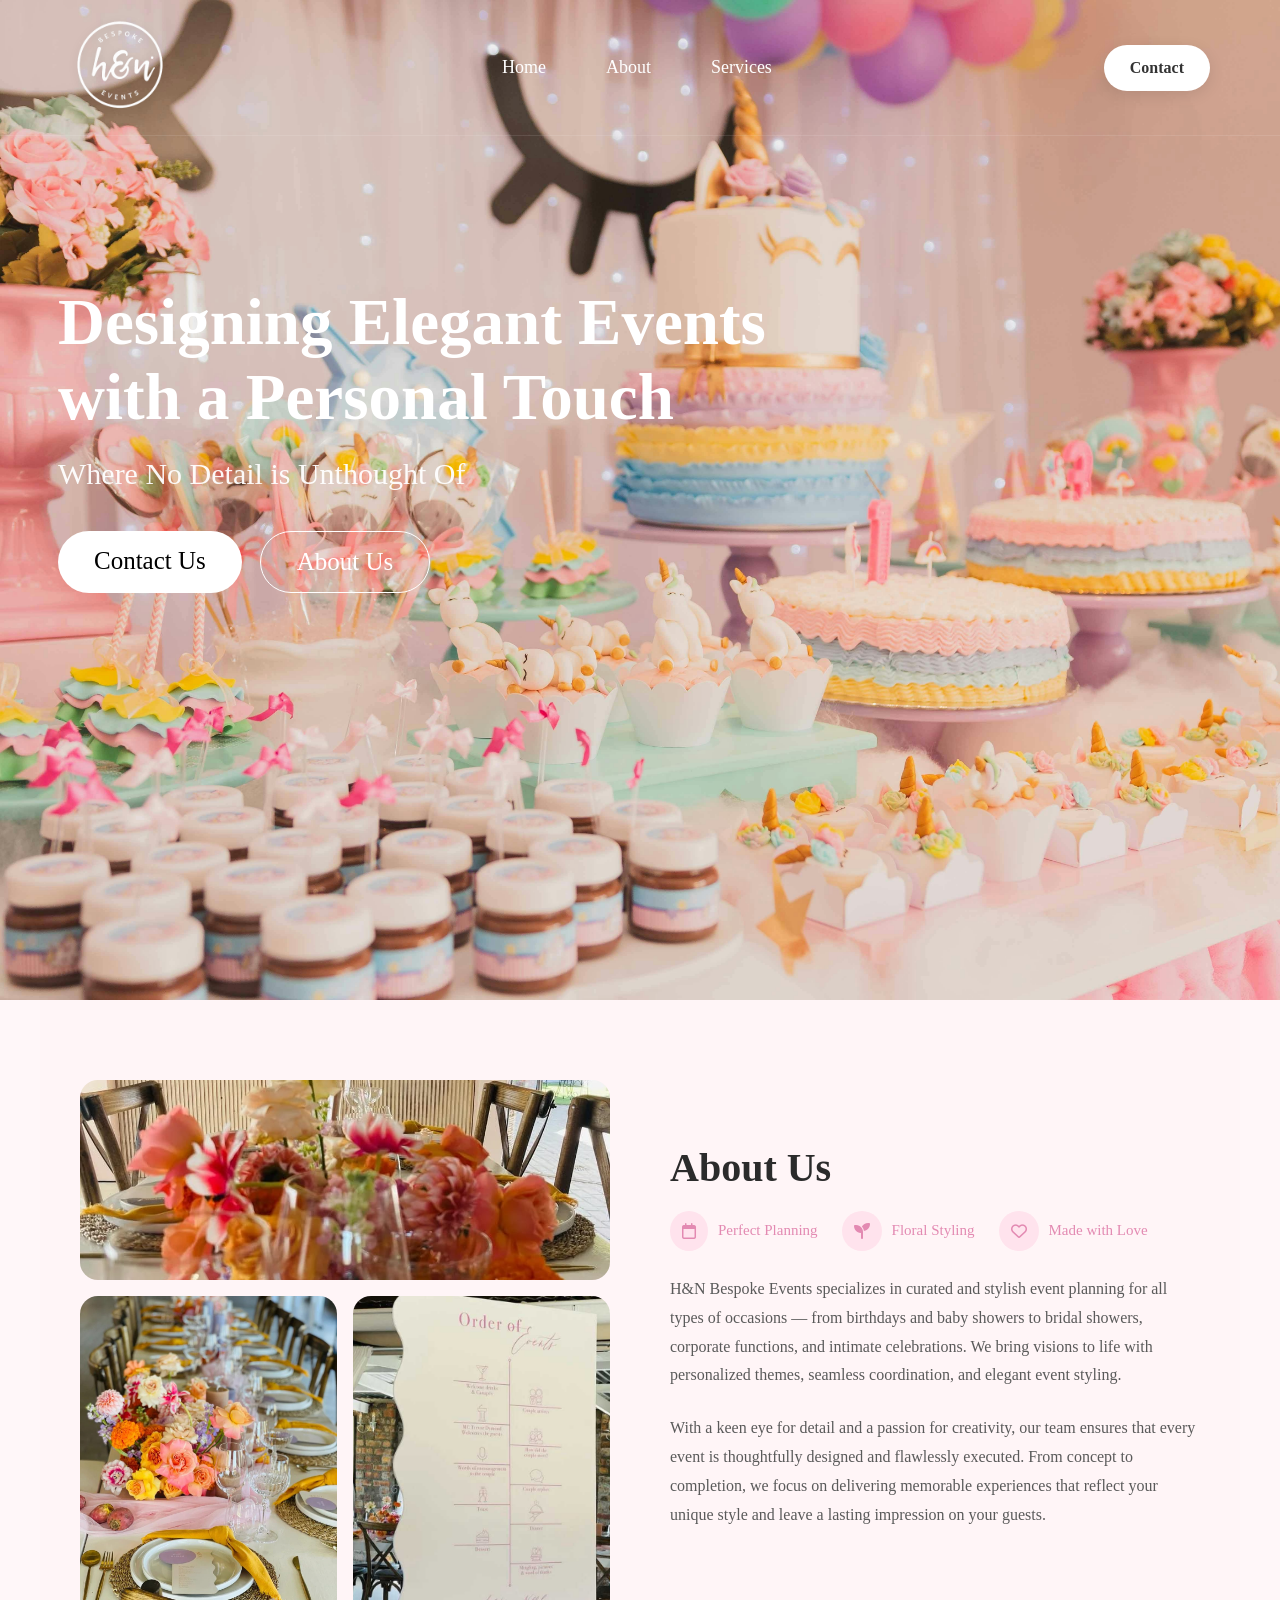
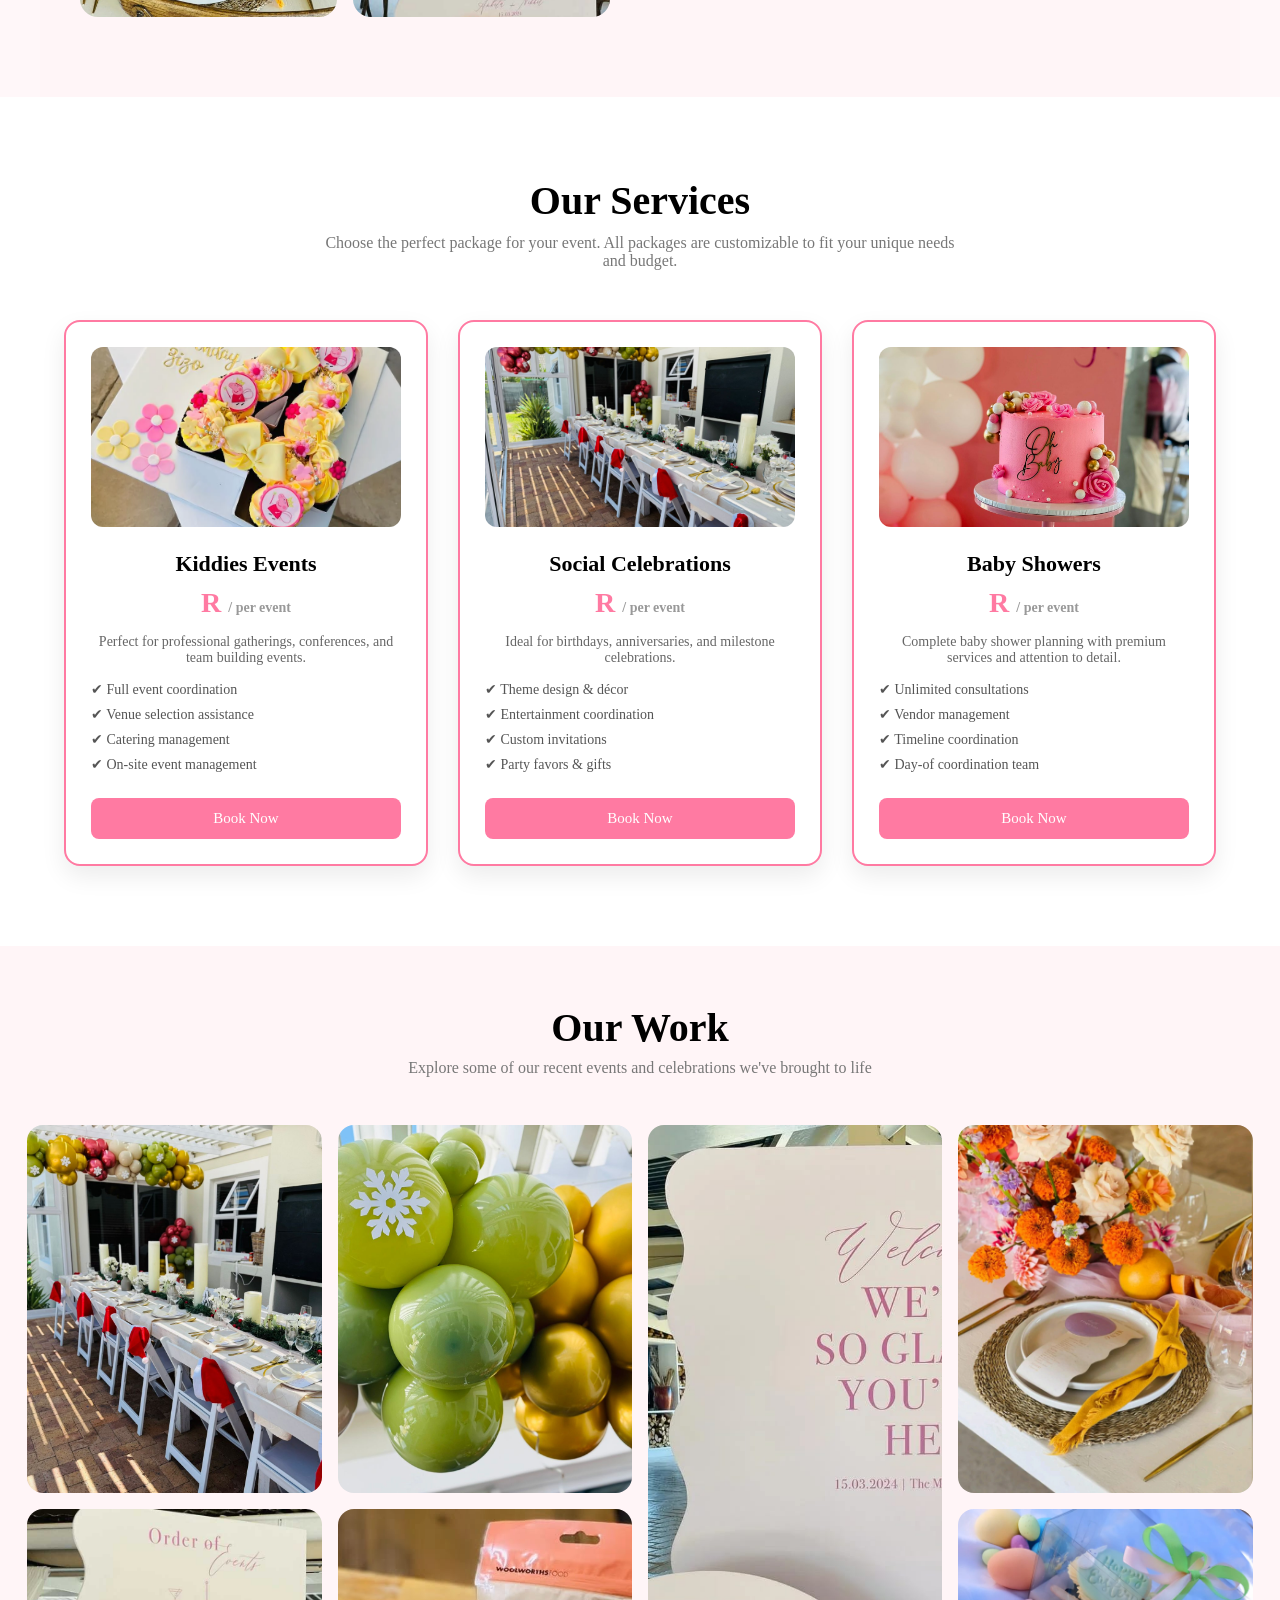
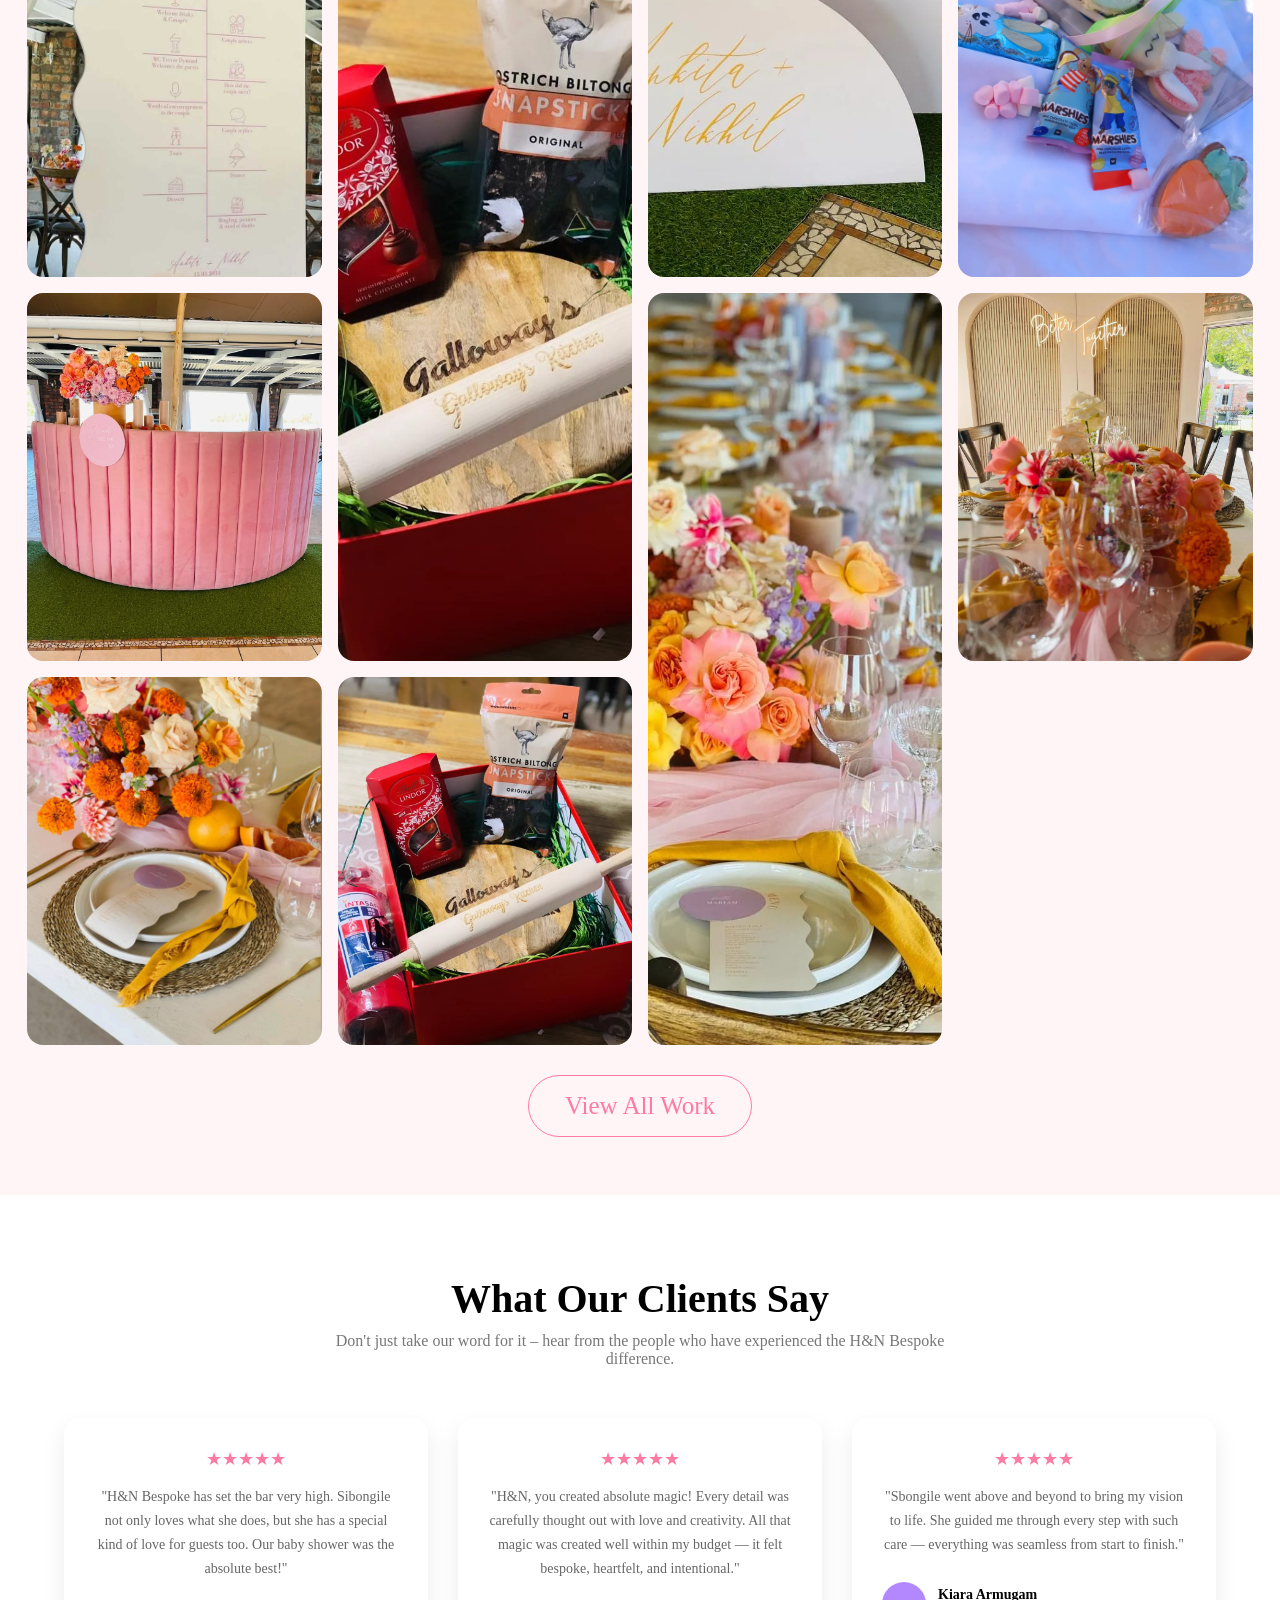
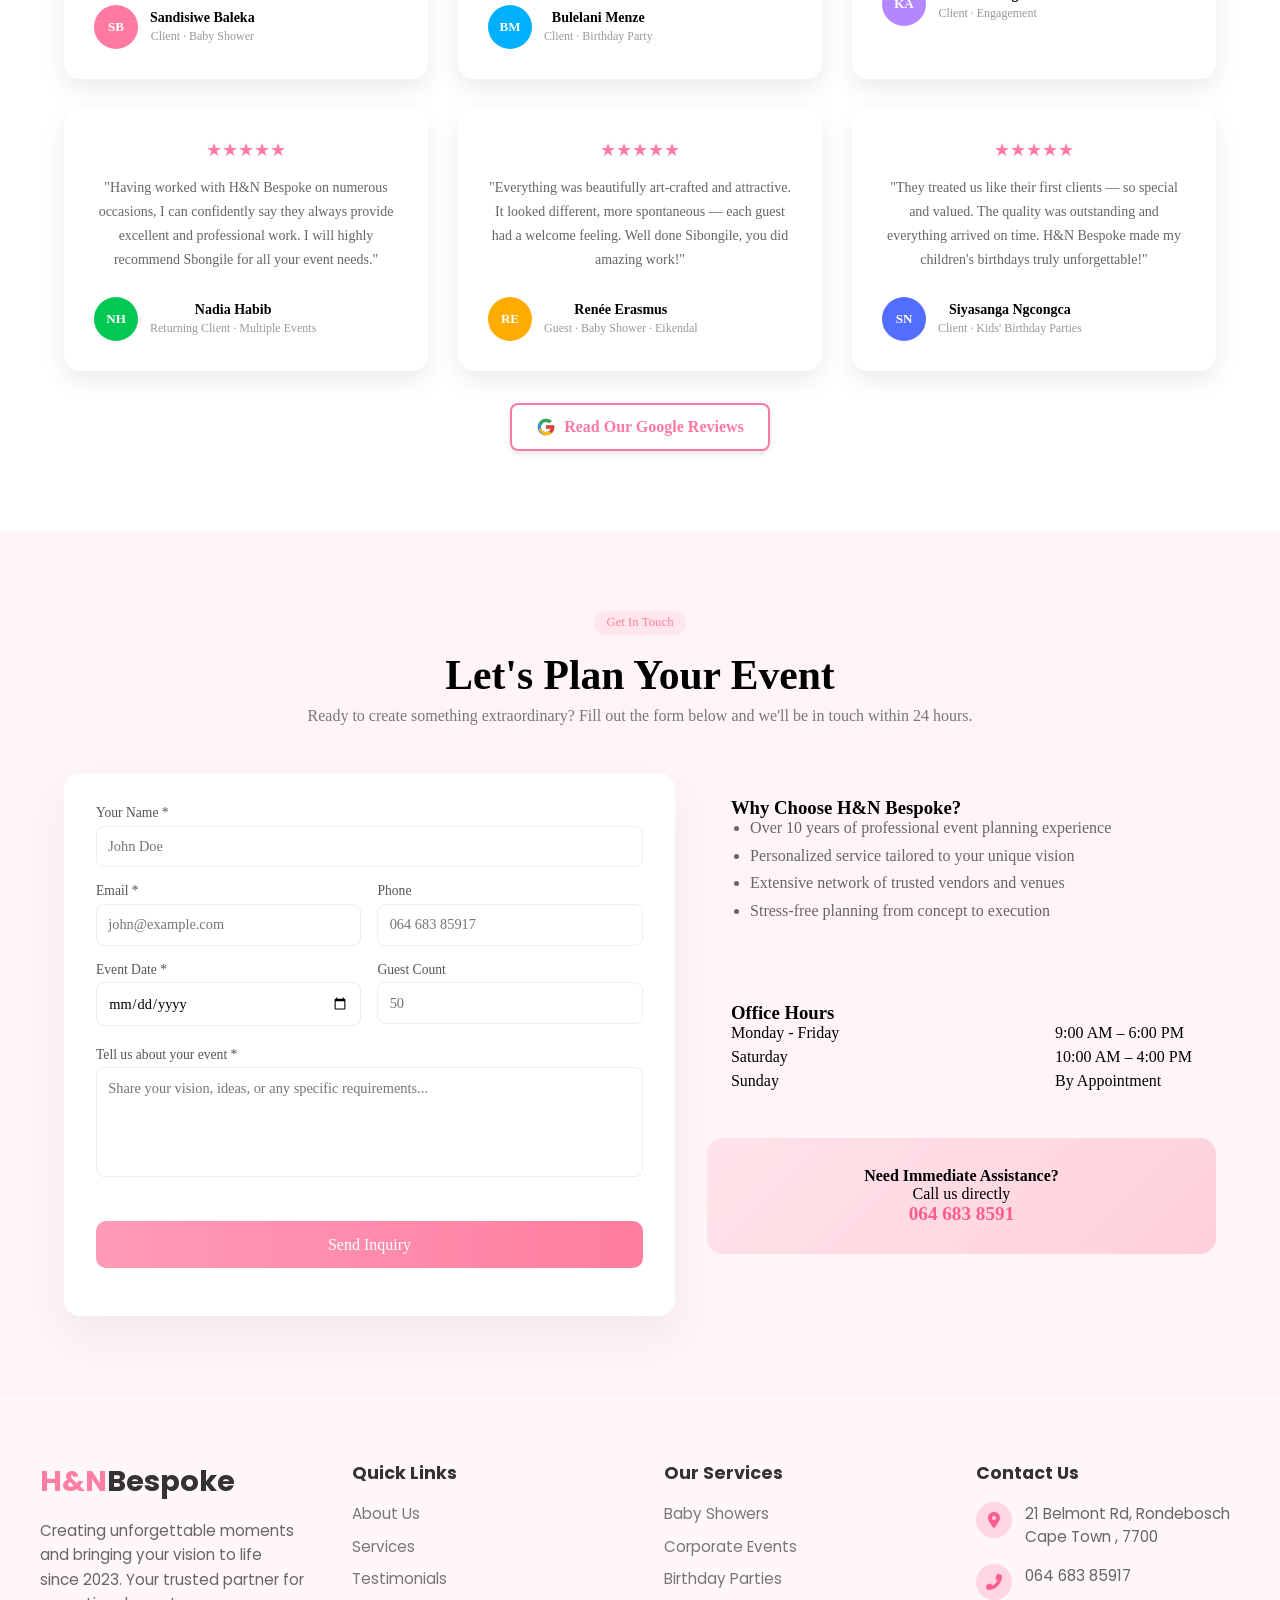
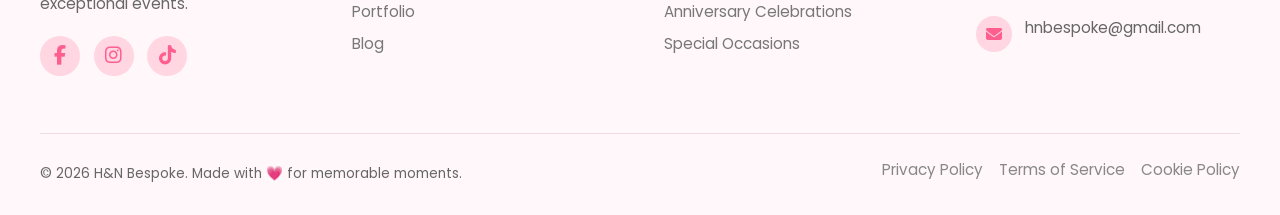
<file: index.html>
<!DOCTYPE html>
<html lang="en">
<head>
<meta charset="UTF-8">
<meta name="viewport" content="width=device-width, initial-scale=1.0">
<title>Bespoke Hen Events</title>
<link rel="stylesheet" href="./stylesheet.css">

<link href="https://fonts.googleapis.com/css2?family=Poppins:wght@300;400;500;600;700&display=swap" rel="stylesheet">
<link href="https://fonts.googleapis.com/css2?family=Playfair+Display:wght@400;600&family=Parisienne&family=Lora&display=swap" rel="stylesheet">
 <link
    rel="stylesheet"
    href="https://cdnjs.cloudflare.com/ajax/libs/font-awesome/6.5.1/css/all.min.css"
  />
  <!-- <link
  rel="stylesheet"
  href="https://cdnjs.cloudflare.com/ajax/libs/font-awesome/6.4.2/css/all.min.css"
/> -->

</head>

<body>

<header class="hero">
  <section class="navbar">

  <div class="nav">

    <div class="nav-logo">
      <img src="./image/h-n logo.png" alt="Bespoke Hen Events" class="logo">
    </div>

    <div class="nav-menu">
      <a href="index.html">Home</a>
      <a href="about.html">About</a>
      <a href="services.html">Services</a>
      <!-- <a href="#">Gallery</a> -->
    </div>

    <div class="nav-contact">
      <button class="contact-btn">Contact</button>
    </div>

    <button class="burger" id="burger" aria-label="Menu">
      <span></span>
      <span></span>
      <span></span>
    </button>

  </div>

  <div class="mobile-menu" id="mobileMenu">
    <button class="close-btn" id="closeBtn">&times;</button>
    <div class="mobile-menu-content">
      <a href="index.html">Home</a>
      <a href="about.html">About</a>
      <a href="services.html">Services</a>
      <!-- <a href="#">Gallery</a> -->
      <button class="contact-btn">Contact</button>
    </div>
  </div>

  <div class="mobile-overlay" id="mobileOverlay"></div>

</section>

  <div class="hero-content">
    <div>
      <h1>Designing Elegant Events<br>with a Personal Touch</h1>
      <p>Where No Detail is Unthought Of</p>

      <div class="hero-buttons">
        <a href="#" class="btn-primary">Contact Us</a>
        <a href="#" class="btn-outline">About Us</a>
      </div>
    </div>
  </div>
</header>
<section class="about-body">
 <section class="about-section">

  <!-- LEFT IMAGES -->
  <div class="image-grid">
    <img src="./image/1 (10).jpg" alt="Table setup" class="image-large">
    <img src="./image/1 (9).jpg" alt="Decor" class="image-small">
    <img src="./image/1 (5).jpg" alt="Event styling" class="image-small">
  </div>

  <!-- RIGHT CONTENT -->
  <div class="about-content">
    <h2>About Us</h2>

    <div class="icon-row">
      <div class="icon-box">
        <i class="fa-regular fa-calendar"></i>
        <span>Perfect Planning</span>
      </div>

      <div class="icon-box">
        <i class="fa-solid fa-seedling"></i>
        <span>Floral Styling</span>
      </div>

      <div class="icon-box">
        <i class="fa-regular fa-heart"></i>
        <span>Made with Love</span>
      </div>
    </div>

    <p>
 H&N Bespoke Events specializes in curated and stylish event planning for all types of occasions — from birthdays and baby showers to bridal showers, corporate functions, and intimate celebrations. We bring visions to life with personalized themes, seamless coordination, and elegant event styling.
    </p>

    <p>
    With a keen eye for detail and a passion for creativity, our team ensures that every event is thoughtfully designed and flawlessly executed. From concept to completion, we focus on delivering memorable experiences that reflect your unique style and leave a lasting impression on your guests.
    </p>
  </div>

</section>

 
</section>
<section class="services">
  <h2>Our Services</h2>
  <p class="subtitle">
    Choose the perfect package for your event. All packages are customizable to fit your unique needs and budget.
  </p>

  <div class="cards">
    <!-- Card 1 -->
    <div class="card featured">
      <img src="./IMG_20231020_140403_918.jpg" alt="Corporate Events">
      <h3>Kiddies Events</h3>
      <p class="price">R  <span>/ per event</span></p>
      <p class="desc">Perfect for professional gatherings, conferences, and team building events.</p>

      <ul>
        <li>✔ Full event coordination</li>
        <li>✔ Venue selection assistance</li>
        <li>✔ Catering management</li>
        <li>✔ On-site event management</li>
      </ul>

      <button>Book Now</button>
    </div>

    <!-- Card 2 (featured) -->
    <div class="card featured">
      <img src="./1 (1).jpg" alt="Social Celebrations">
      <h3>Social Celebrations</h3>
      <p class="price">R <span>/ per event</span></p>
      <p class="desc">Ideal for birthdays, anniversaries, and milestone celebrations.</p>

      <ul>
        <li>✔ Theme design & décor</li>
        <li>✔ Entertainment coordination</li>
        <li>✔ Custom invitations</li>
        <li>✔ Party favors & gifts</li>
      </ul>

      <button>Book Now</button>
    </div>

    <!-- Card 3 -->
    <div class="card featured">
      <img src="./IMG-20250913-WA0020.jpg" alt="Luxury Weddings">
      <h3>Baby Showers</h3>
      <p class="price">R <span>/ per event</span></p>
      <p class="desc">Complete baby shower planning with premium services and attention to detail.</p>

      <ul>
        <li>✔ Unlimited consultations</li>
        <li>✔ Vendor management</li>
        <li>✔ Timeline coordination</li>
        <li>✔ Day-of coordination team</li>
      </ul>

      <button>Book Now</button>
    </div>
  </div>
</section>
<section class="our-work">
  <h2>Our Work</h2>
  <p class="subtitle">
    Explore some of our recent events and celebrations we've brought to life
  </p>

  <div class="gallery">
    <img src="./image/1 (1).jpg" alt="Event image">
    <img src="./image/1 (2).jpg" alt="Event image">
    <img src="./image/1 (3).jpg" alt="Event image">
    <img src="./image/1 (4).jpg" alt="Event image">
    <img src="./image/1 (5).jpg" alt="Event image">
    <img src="./image/1 (6).jpg" alt="Event image">
    <img src="./image/1 (7).jpg" alt="Event image">
    <img src="./image/1 (8).jpg" alt="Event image">
    <img src="./image/1 (9).jpg" alt="Event image">
    <img src="./image/1 (10).jpg" alt="Event image">
    <img src="./image/1 (11).jpg" alt="Event image">
    <img src="./image/1 (13).jpg" alt="Event image">
  </div>
  <div class="outline">
          <a href="./services.html" class="btn-outline-1">View All Work</a>
</div>
</section>

<section class="testimonials">
  <h2>What Our Clients Say</h2>
  <p class="subtitle">
    Don't just take our word for it – hear from the people who have experienced the H&N Bespoke difference.
  </p>
  <div class="testimonial-grid">
    <div class="testimonial-card">
      <div class="stars">★★★★★</div>
      <p class="quote">
        "H&N Bespoke has set the bar very high. Sibongile not only loves what she does, but she has a special kind of love for guests too. Our baby shower was the absolute best!"
      </p>
      <div class="author">
        <div class="avatar pink">SB</div>
        <div>
          <strong>Sandisiwe Baleka</strong>
          <span>Client · Baby Shower</span>
        </div>
      </div>
    </div>
    <div class="testimonial-card">
      <div class="stars">★★★★★</div>
      <p class="quote">
        "H&N, you created absolute magic! Every detail was carefully thought out with love and creativity. All that magic was created well within my budget — it felt bespoke, heartfelt, and intentional."
      </p>
      <div class="author">
        <div class="avatar blue">BM</div>
        <div>
          <strong>Bulelani Menze</strong>
          <span>Client · Birthday Party</span>
        </div>
      </div>
    </div>
    <div class="testimonial-card">
      <div class="stars">★★★★★</div>
      <p class="quote">
        "Sbongile went above and beyond to bring my vision to life. She guided me through every step with such care — everything was seamless from start to finish."
      </p>
      <div class="author">
        <div class="avatar purple">KA</div>
        <div>
          <strong>Kiara Armugam</strong>
          <span>Client · Engagement</span>
        </div>
      </div>
    </div>
    <div class="testimonial-card">
      <div class="stars">★★★★★</div>
      <p class="quote">
        "Having worked with H&N Bespoke on numerous occasions, I can confidently say they always provide excellent and professional work. I will highly recommend Sbongile for all your event needs."
      </p>
      <div class="author">
        <div class="avatar green">NH</div>
        <div>
          <strong>Nadia Habib</strong>
          <span>Returning Client · Multiple Events</span>
        </div>
      </div>
    </div>
    <div class="testimonial-card">
      <div class="stars">★★★★★</div>
      <p class="quote">
        "Everything was beautifully art-crafted and attractive. It looked different, more spontaneous — each guest had a welcome feeling. Well done Sibongile, you did amazing work!"
      </p>
      <div class="author">
        <div class="avatar orange">RE</div>
        <div>
          <strong>Renée Erasmus</strong>
          <span>Guest · Baby Shower · Eikendal</span>
        </div>
      </div>
    </div>
    <div class="testimonial-card">
      <div class="stars">★★★★★</div>
      <p class="quote">
        "They treated us like their first clients — so special and valued. The quality was outstanding and everything arrived on time. H&N Bespoke made my children's birthdays truly unforgettable!"
      </p>
      <div class="author">
        <div class="avatar indigo">SN</div>
        <div>
          <strong>Siyasanga Ngcongca</strong>
          <span>Client · Kids' Birthday Parties</span>
        </div>
      </div>
    </div>
  </div>
 <div style="text-align: center; margin-top: 2rem;">
  <a href="https://share.google/6SduvUakc90smqjbb" target="_blank" rel="noopener noreferrer" style="
    display: inline-flex;
    align-items: center;
    gap: 0.5rem;
    background-color: #fff;
    color: #ff7aa2;;
    border: 2px solid #ff7aa2;;
    border-radius: 8px;
    padding: 0.75rem 1.5rem;
    font-size: 1rem;
    font-weight: 600;
    text-decoration: none;
    box-shadow: 0 2px 6px rgba(0,0,0,0.1);
    transition: box-shadow 0.2s;
  " onmouseover="this.style.boxShadow='0 4px 12px rgba(0,0,0,0.2)'" onmouseout="this.style.boxShadow='0 2px 6px rgba(0,0,0,0.1)'">
    <svg xmlns="http://www.w3.org/2000/svg" width="20" height="20" viewBox="0 0 48 48">
      <path fill="#4285F4" d="M43.6 20.5H42V20H24v8h11.3C33.7 32.6 29.3 36 24 36c-6.6 0-12-5.4-12-12s5.4-12 12-12c3.1 0 5.8 1.1 7.9 3l5.7-5.7C34.5 6.5 29.6 4 24 4 12.9 4 4 12.9 4 24s8.9 20 20 20 20-8.9 20-20c0-1.2-.1-2.4-.4-3.5z"/>
      <path fill="#34A853" d="M6.3 14.7l6.6 4.8C14.5 15.1 18.9 12 24 12c3.1 0 5.8 1.1 7.9 3l5.7-5.7C34.5 6.5 29.6 4 24 4 16.3 4 9.7 8.3 6.3 14.7z"/>
      <path fill="#FBBC05" d="M24 44c5.4 0 10.3-2 14-5.2l-6.5-5.5C29.6 35 26.9 36 24 36c-5.2 0-9.6-3.4-11.2-8H6.2C9.5 35.6 16.2 44 24 44z"/>
      <path fill="#EA4335" d="M43.6 20.5H42V20H24v8h11.3c-.8 2.2-2.2 4.1-4 5.5l6.5 5.5C41.8 35.7 44 30.2 44 24c0-1.2-.1-2.4-.4-3.5z"/>
    </svg>
    Read Our Google Reviews
  </a>
</div>
</section>

<section class="event-contact">

  <span class="pill">Get In Touch</span>
  <h2>Let's Plan Your Event</h2>
  <p class="intro">
    Ready to create something extraordinary? Fill out the form below and we'll be in touch within 24 hours.
  </p>

  <div class="contact-grid">

    <!-- FORM -->
    <form class="contact-form" id="eventForm" action="https://formspree.io/f/mkooplzl" method="POST">
      <label>
        Your Name *
        <input type="text" name="name" placeholder="John Doe" required>
      </label>

      <div class="two-cols">
        <label>
          Email *
          <input type="email" name="email" placeholder="john@example.com" required>
        </label>

        <label>
          Phone
          <input type="tel" name="phone" placeholder="064 683 85917">
        </label>
      </div>

      <div class="two-cols">
        <label>
          Event Date *
          <input type="date" name="date" id="eventDate" required>
          <small class="date-status"></small>
        </label>

        <label>
          Guest Count
          <input type="number" name="guests" placeholder="50" min="1">
        </label>
      </div>

      <label>
        Tell us about your event *
        <textarea name="message" placeholder="Share your vision, ideas, or any specific requirements..." required></textarea>
      </label>

      <button type="submit">Send Inquiry</button>
      <p class="form-status"></p>
    </form>

    <!-- INFO COLUMN -->
    <div class="info-column">

      <div class="info-card">
        <h3>Why Choose H&N Bespoke?</h3>
        <ul>
          <li>Over 10 years of professional event planning experience</li>
          <li>Personalized service tailored to your unique vision</li>
          <li>Extensive network of trusted vendors and venues</li>
          <li>Stress-free planning from concept to execution</li>
        </ul>
      </div>

      <div class="info-card small">
        <h3>Office Hours</h3>
        <div class="hours">
          <span>Monday - Friday</span><span>9:00 AM – 6:00 PM</span>
          <span>Saturday</span><span>10:00 AM – 4:00 PM</span>
          <span>Sunday</span><span>By Appointment</span>
        </div>
      </div>

      <div class="call-card">
        <h4>Need Immediate Assistance?</h4>
        <p>Call us directly</p>
        <strong>064 683 8591</strong>
      </div>

    </div>
  </div>
</section>
<section class="footer">
  <div class="footer-container">
    <!-- Brand -->
    <div class="footer-brand">
      <h2>H&N<span>Bespoke</span></h2>
      <p>
        Creating unforgettable moments and bringing your vision to life since 2023.
        Your trusted partner for exceptional events.
      </p>

      <div class="socials">
        <a href="https://www.facebook.com/share/1Az5Mm8TBG/"><i class="fab fa-facebook-f"></i></a>
        <a href="https://www.instagram.com/h_nbespoke?igsh=MTRmMm5kc3h3ZHNmaw=="><i class="fab fa-instagram"></i></a>
        <a href="https://www.tiktok.com/@hnbespoke_04?_r=1&_t=ZS-9748Tv9RkhN"><i class="fab fa-tiktok"></i></a>
      </div>
    </div>

    <!-- Quick Links -->
    <div class="footer-links">
      <h4>Quick Links</h4>
      <a href="about.html">About Us</a>
      <a href="services.html">Services</a>
      <a href="#">Testimonials</a>
      <a href="#">Portfolio</a>
      <a href="#">Blog</a>
    </div>

    <!-- Services -->
    <div class="footer-links">
      <h4>Our Services</h4>
      <a href="#">Baby Showers</a>
      <a href="#">Corporate Events</a>
      <a href="#">Birthday Parties</a>
      <a href="#">Anniversary Celebrations</a>
      <a href="#">Special Occasions</a>
    </div>

    <!-- Contact -->
    <div class="footer-contact">
      <h4>Contact Us</h4>

      <div class="contact-item">
        <span><i class="fas fa-map-marker-alt"></i></span>
        <p>21 Belmont Rd, Rondebosch<br> Cape Town , 7700</p>
      </div>

      <div class="contact-item">
        <span><i class="fas fa-phone-alt"></i></span>
        <p>064 683 85917</p>
      </div>

      <div class="contact-item">
        <span><i class="fas fa-envelope"></i></span>
        <p>hnbespoke@gmail.com</p>
      </div>
    </div>
  </div>

  <div class="footer-bottom">
    <p>© 2026 H&N Bespoke. Made with 💗 for memorable moments.</p>
    <div class="footer-policy">
      <a href="#">Privacy Policy</a>
      <a href="#">Terms of Service</a>
      <a href="#">Cookie Policy</a>
    </div>
  </div>
</section>

<script>
  // PRE-BOOKED DATES (format MUST be YYYY-MM-DD)
  const bookedDates = ["2026-01-25", "2026-01-28"];

  const form = document.getElementById("eventForm");
  const dateInput = document.getElementById("eventDate");
  const dateStatus = document.querySelector(".date-status");
  const formStatus = document.querySelector(".form-status");

  // Disable past dates
  const today = new Date().toISOString().split("T")[0];
  dateInput.min = today;

  // Check availability when date changes
  dateInput.addEventListener("change", () => {
    const selectedDate = dateInput.value;

    if (bookedDates.includes(selectedDate)) {
      dateStatus.textContent = "❌ This date is already booked.";
      dateStatus.style.color = "#ff4d6d";
      dateInput.setCustomValidity("Date unavailable");
    } else {
      dateStatus.textContent = "✅ Date available!";
      dateStatus.style.color = "#2ecc71";
      dateInput.setCustomValidity("");
    }
  });

  // Handle form submit
  form.addEventListener("submit", (e) => {
    e.preventDefault();

    if (!form.checkValidity()) return;

    const selectedDate = dateInput.value;

    // Safety check (in case someone bypasses UI)
    if (bookedDates.includes(selectedDate)) {
      dateStatus.textContent = "❌ This date was just booked.";
      dateStatus.style.color = "#ff4d6d";
      return;
    }

    // Save the booking (demo only)
    bookedDates.push(selectedDate);

    formStatus.textContent = "Sending your inquiry...";
    formStatus.style.color = "#777";

    setTimeout(() => {
      formStatus.textContent = "🎉 Inquiry sent successfully! We’ll contact you within 24 hours.";
      formStatus.style.color = "#2ecc71";
      form.reset();
      dateStatus.textContent = "";
    }, 1200);
  });

  // MOBILE MENU TOGGLE

  const burger = document.getElementById("burger");
  const mobileMenu = document.getElementById("mobileMenu");
  const mobileOverlay = document.getElementById("mobileOverlay");
  const closeBtn = document.getElementById("closeBtn");

  const toggleMenu = () => {
    mobileMenu.classList.toggle("active");
    mobileOverlay.classList.toggle("active");
    burger.classList.toggle("active");
    document.body.style.overflow = mobileMenu.classList.contains("active") ? "hidden" : "";
  };

  burger.addEventListener("click", toggleMenu);
  mobileOverlay.addEventListener("click", toggleMenu);
  closeBtn.addEventListener("click", toggleMenu);

  // NAVBAR SCROLL BEHAVIOR: add translucent pink background when scrolling
  const navbar = document.querySelector('.navbar');
  const onScroll = () => {
    if (window.scrollY > 8) {
      navbar.classList.add('scrolled');
    } else {
      navbar.classList.remove('scrolled');
    }
  };

  window.addEventListener('scroll', onScroll, { passive: true });
  // Run once on load in case user opens scrolled
  onScroll();




</script>

</body>
</html>
</file>
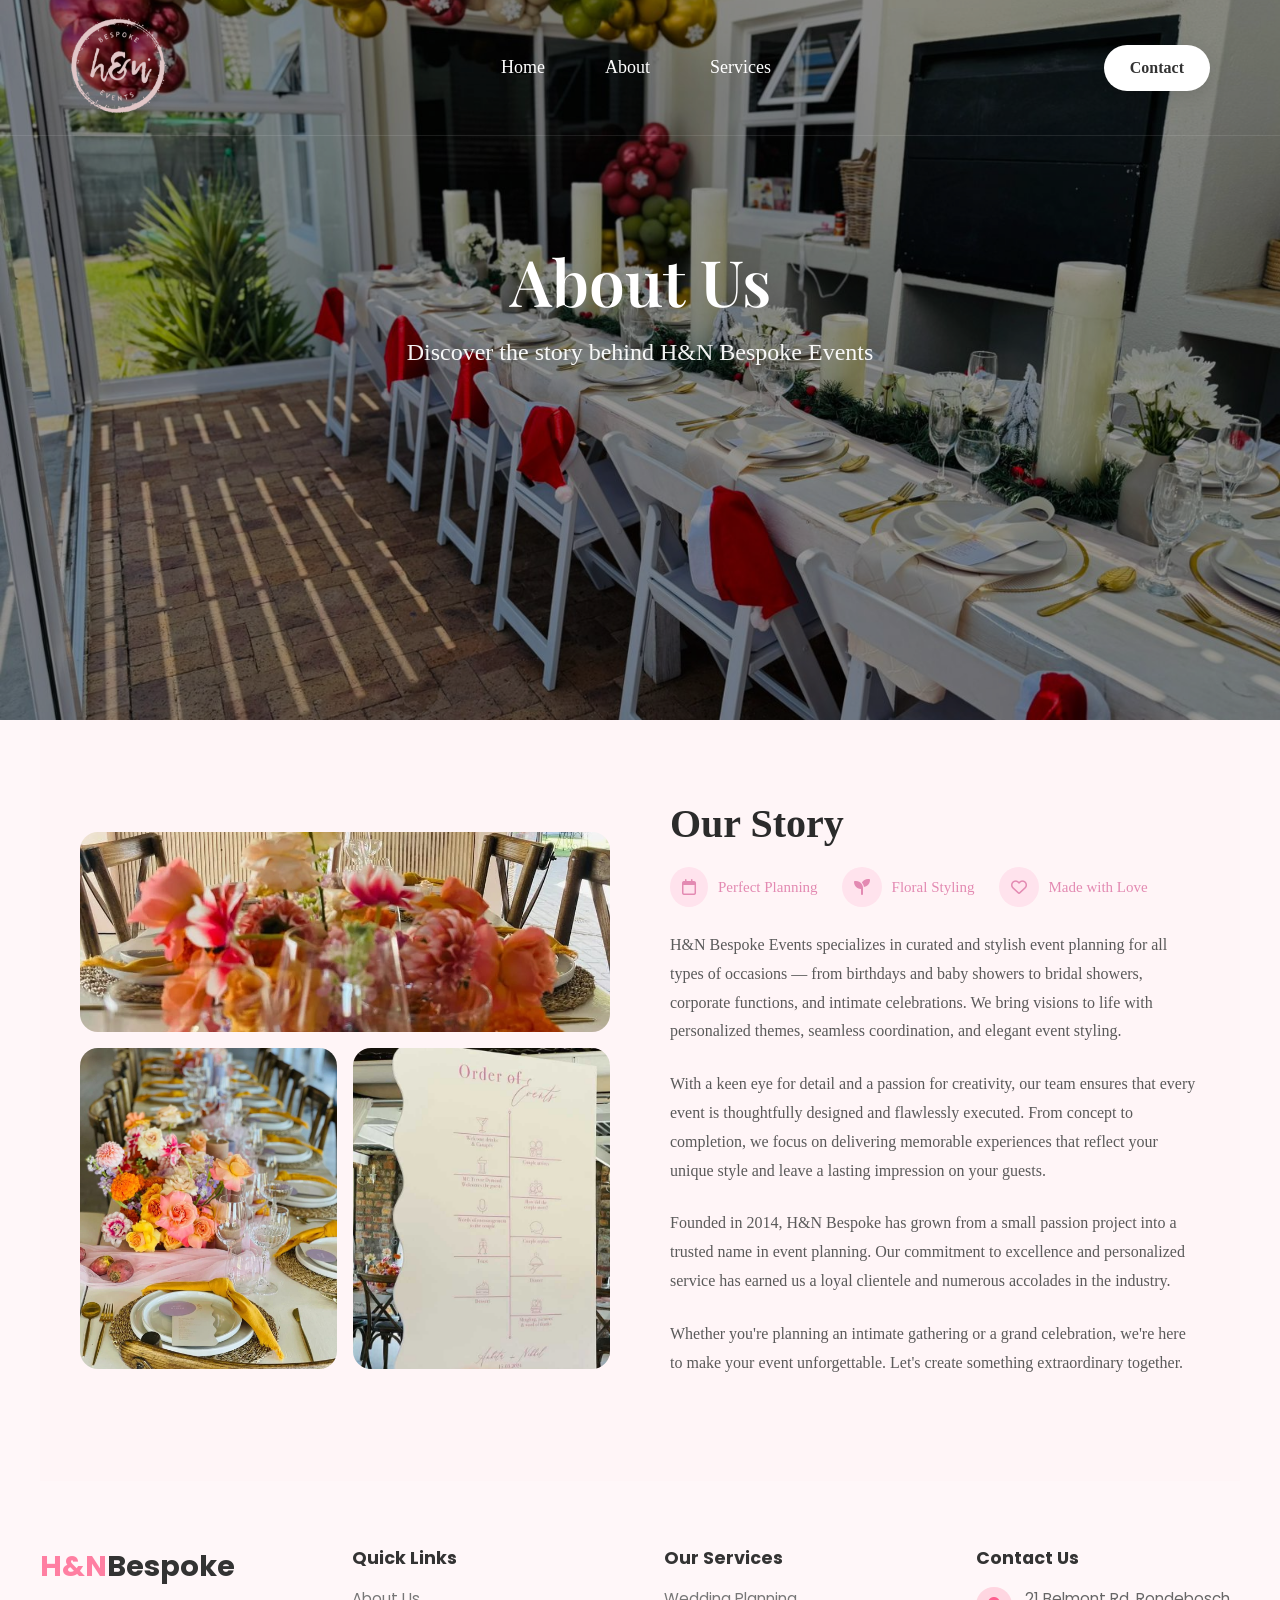
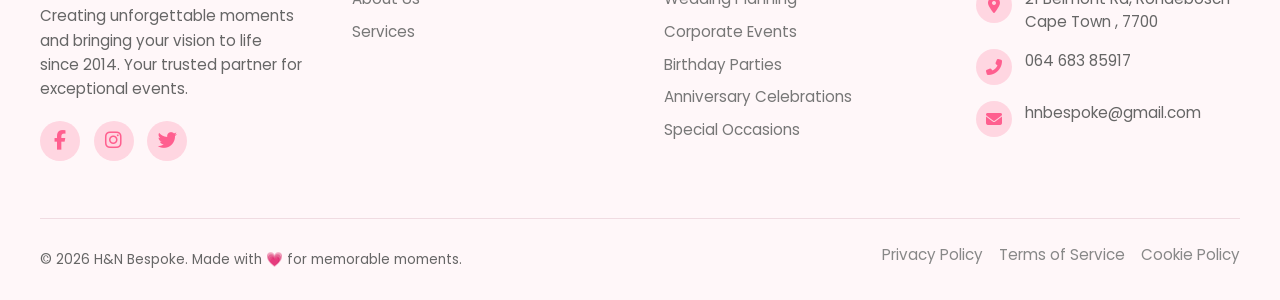
<file: about.html>
<!DOCTYPE html>
<html lang="en">
<head>
<meta charset="UTF-8">
<meta name="viewport" content="width=device-width, initial-scale=1.0">
<title>About Us - Bespoke Hen Events</title>
<link rel="stylesheet" href="./stylesheet.css">

<link href="https://fonts.googleapis.com/css2?family=Poppins:wght@300;400;500;600;700&display=swap" rel="stylesheet">
<link href="https://fonts.googleapis.com/css2?family=Playfair+Display:wght@400;600&family=Parisienne&family=Lora&display=swap" rel="stylesheet">
 <link
    rel="stylesheet"
    href="https://cdnjs.cloudflare.com/ajax/libs/font-awesome/6.5.1/css/all.min.css"
  />
  <!-- <link
  rel="stylesheet"
  href="https://cdnjs.cloudflare.com/ajax/libs/font-awesome/6.4.2/css/all.min.css"
/> -->

</head>

<body>

<header class="banner-hero">
  <section class="navbar">

  <div class="nav">

    <div class="nav-logo">
      <img src="./cropped-h_n_logo-removebg-preview-295x300.png" alt="Bespoke Hen Events" class="logo">
    </div>

    <div class="nav-menu">
      <a href="index.html">Home</a>
      <a href="about.html">About</a>
      <a href="services.html">Services</a>
      <!-- <a href="#">Gallery</a> -->
    </div>

    <div class="nav-contact">
      <button class="contact-btn">Contact</button>
    </div>

    <button class="burger" id="burger" aria-label="Menu">
      <span></span>
      <span></span>
      <span></span>
    </button>

  </div>

  <div class="mobile-menu" id="mobileMenu">
    <button class="close-btn" id="closeBtn">&times;</button>
    <div class="mobile-menu-content">
      <a href="index.html">Home</a>
      <a href="about.html">About</a>
      <a href="services.html">Services</a>
      <!-- <a href="#">Gallery</a> -->
      <button class="contact-btn">Contact</button>
    </div>
  </div>

  <div class="mobile-overlay" id="mobileOverlay"></div>

</section>

  <div class="banner-content">
    <h1>About Us</h1>
    <p>Discover the story behind H&N Bespoke Events</p>
  </div>
</header>

<section class="about-body">
 <section class="about-section">

  <!-- LEFT IMAGES -->
  <div class="image-grid">
    <img src="./image/1 (10).jpg" alt="Table setup" class="image-large">
    <img src="./image/1 (9).jpg" alt="Decor" class="image-small">
    <img src="./image/1 (5).jpg" alt="Event styling" class="image-small">
  </div>

  <!-- RIGHT CONTENT -->
  <div class="about-content">
    <h2>Our Story</h2>

    <div class="icon-row">
      <div class="icon-box">
        <i class="fa-regular fa-calendar"></i>
        <span>Perfect Planning</span>
      </div>

      <div class="icon-box">
        <i class="fa-solid fa-seedling"></i>
        <span>Floral Styling</span>
      </div>

      <div class="icon-box">
        <i class="fa-regular fa-heart"></i>
        <span>Made with Love</span>
      </div>
    </div>

    <p>
 H&N Bespoke Events specializes in curated and stylish event planning for all types of occasions — from birthdays and baby showers to bridal showers, corporate functions, and intimate celebrations. We bring visions to life with personalized themes, seamless coordination, and elegant event styling.
    </p>

    <p>
    With a keen eye for detail and a passion for creativity, our team ensures that every event is thoughtfully designed and flawlessly executed. From concept to completion, we focus on delivering memorable experiences that reflect your unique style and leave a lasting impression on your guests.
    </p>

    <p>
    Founded in 2014, H&N Bespoke has grown from a small passion project into a trusted name in event planning. Our commitment to excellence and personalized service has earned us a loyal clientele and numerous accolades in the industry.
    </p>

    <p>
    Whether you're planning an intimate gathering or a grand celebration, we're here to make your event unforgettable. Let's create something extraordinary together.
    </p>
  </div>

</section>


</section>

<section class="footer">
  <div class="footer-container">
    <!-- Brand -->
    <div class="footer-brand">
      <h2>H&N<span>Bespoke</span></h2>
      <p>
        Creating unforgettable moments and bringing your vision to life since 2014.
        Your trusted partner for exceptional events.
      </p>

      <div class="socials">
        <a href="#"><i class="fab fa-facebook-f"></i></a>
        <a href="#"><i class="fab fa-instagram"></i></a>
        <a href="#"><i class="fab fa-twitter"></i></a>
      </div>
    </div>

    <!-- Quick Links -->
    <div class="footer-links">
      <h4>Quick Links</h4>
      <a href="about.html">About Us</a>
      <a href="services.html">Services</a>
    </div>

    <!-- Services -->
    <div class="footer-links">
      <h4>Our Services</h4>
      <a href="#">Wedding Planning</a>
      <a href="#">Corporate Events</a>
      <a href="#">Birthday Parties</a>
      <a href="#">Anniversary Celebrations</a>
      <a href="#">Special Occasions</a>
    </div>

    <!-- Contact -->
    <div class="footer-contact">
      <h4>Contact Us</h4>

      <div class="contact-item">
        <span><i class="fas fa-map-marker-alt"></i></span>
        <p>21 Belmont Rd, Rondebosch<br> Cape Town , 7700</p>
      </div>

      <div class="contact-item">
        <span><i class="fas fa-phone-alt"></i></span>
        <p>064 683 85917</p>
      </div>

      <div class="contact-item">
        <span><i class="fas fa-envelope"></i></span>
        <p>hnbespoke@gmail.com</p>
      </div>
    </div>
  </div>

  <div class="footer-bottom">
    <p>© 2026 H&N Bespoke. Made with 💗 for memorable moments.</p>
    <div class="footer-policy">
      <a href="#">Privacy Policy</a>
      <a href="#">Terms of Service</a>
      <a href="#">Cookie Policy</a>
    </div>
  </div>
</section>

<script>
  // MOBILE MENU TOGGLE

  const burger = document.getElementById("burger");
  const mobileMenu = document.getElementById("mobileMenu");
  const mobileOverlay = document.getElementById("mobileOverlay");
  const closeBtn = document.getElementById("closeBtn");

  const toggleMenu = () => {
    mobileMenu.classList.toggle("active");
    mobileOverlay.classList.toggle("active");
    burger.classList.toggle("active");
    document.body.style.overflow = mobileMenu.classList.contains("active") ? "hidden" : "";
  };

  burger.addEventListener("click", toggleMenu);
  mobileOverlay.addEventListener("click", toggleMenu);
  closeBtn.addEventListener("click", toggleMenu);

  // NAVBAR SCROLL BEHAVIOR: add translucent pink background when scrolling
  const navbar = document.querySelector('.navbar');
  const onScroll = () => {
    if (window.scrollY > 8) {
      navbar.classList.add('scrolled');
    } else {
      navbar.classList.remove('scrolled');
    }
  };

  window.addEventListener('scroll', onScroll, { passive: true });
  // Run once on load in case user opens scrolled
  onScroll();
</script>

</body>
</html>
</file>
<file: stylesheet.css>
* {
  margin: 0;
  padding: 0;
  box-sizing: border-box;
  font-family:inherit
}

body {
  background: #fff5f7;
}

.hero {
  min-height: 1000px;
  background:
 
    url("./pexels-silvia-trigo-545701-1857157.jpg") center/cover no-repeat;
  color: #fff;
  position: relative;
}



/* Navbar */
.navbar {
  position: sticky;
  top: 0;
  width: 100%;
  background: transparent;
  z-index: 1000;
  transition: background 220ms ease, box-shadow 220ms ease, padding 220ms ease, backdrop-filter 220ms ease;
  border-bottom: 1px solid rgba(255, 255, 255, 0.1);
}

.navbar.scrolled {
  position: fixed;
  left: 0;
  right: 0;
  background: linear-gradient(135deg, rgba(255, 230, 236, 0.8), rgba(247, 198, 217, 0.6));
  backdrop-filter: blur(12px);
  box-shadow: 0 8px 32px rgba(0,0,0,0.1);
  border-bottom: 1px solid rgba(255, 255, 255, 0.2);
}


/* Layout */
.nav {
  display: flex;
  justify-content: space-between;
  align-items: center;
  padding: 15px 30px;
  gap: 6px;
  font-size: 18px;
  position: relative;
  max-width: 1200px;
  margin: 0 auto;
}

.nav-logo {
  flex: 0;
  filter: drop-shadow(0 2px 4px rgba(0,0,0,0.1));
}

.nav-menu {
  flex: 1;
  display: flex;
  justify-content: center;
  gap: 30px;
}

.nav-contact {
  flex: 0;
}

/* Logo image */
.logo {
  height: 100px;
  transition: transform 0.3s ease;
}

.logo:hover {
  transform: scale(1.05);
}
.hero-content {
  margin: 0 auto;
  padding: 149px 58px;

}
.nav-toggle,
.burger {
  display: none;
  background: transparent;
  border: none;
  cursor: pointer;
  padding: 6px;
}


/* Place contact button at far right inside nav-right using its own container */

/* CTA sits in its own container positioned at the far right of the nav */
.nav-contact {
  position: relative;
}

.nav-contact .contact-btn { display: inline-flex; }

.burger { margin-left: 6px; }

.nav-toggle i {
  font-size: 20px;
  color: #ffffff;
}

/* Link colors: light on hero, dark when scrolled */
.navbar a { color: #fff; }
.navbar.scrolled a { color: #333; }
.navbar .contact-btn { background: #fff; color: #333; }
.navbar.scrolled .contact-btn { background: #fff; }

/* Link spacing and visual touch */
.nav-menu a {
  color: inherit;
  padding: 10px 15px;
  text-decoration: none;
  border-radius: 25px;
  font-weight: 500;
  transition: all 0.3s ease;
  position: relative;
}
.nav-menu a:hover {
  background: rgba(255,255,255,0.15);
  transform: translateY(-2px);
  box-shadow: 0 4px 12px rgba(0,0,0,0.15);
}

/* Links */
.navbar a {
  text-decoration: none;
  color: #ffffff;
  font-weight: 500;
}

/* Contact button */
.contact-btn {
  margin-left: auto;
  background: linear-gradient(135deg, #fff, #f8f8f8);
  border: 2px solid rgba(255,255,255,0.3);
  padding: 12px 24px;
  border-radius: 30px;
  cursor: pointer;
  font-weight: 600;
  font-size: 16px;
  transition: all 0.3s ease;
  box-shadow: 0 4px 15px rgba(0,0,0,0.1);
}

.contact-btn:hover {
  background: linear-gradient(135deg, #f0f0f0, #e8e8e8);
  transform: translateY(-2px);
  box-shadow: 0 6px 20px rgba(0,0,0,0.2);
}

/* Burger */
.burger {
  display: none;
  flex-direction: column;
  gap: 5px;
  margin-left: 16px;
  cursor: pointer;
}

.burger span {
  width: 24px;
  height: 2px;
  background: #333;
  transition: all 0.3s ease;
}

.burger.active span:nth-child(1) {
  transform: rotate(45deg) translate(5px, 5px);
}

.burger.active span:nth-child(2) {
  opacity: 0;
}

.burger.active span:nth-child(3) {
  transform: rotate(-45deg) translate(7px, -6px);
}

/* Mobile menu */
.mobile-menu {
  position: fixed;
  top: 0;
  left: 0;
  width: 100%;
  height: 100vh;
  background: linear-gradient(135deg, rgba(247, 198, 217, 0.95), rgba(255, 230, 236, 0.95));
  backdrop-filter: blur(15px);
  display: flex;
  flex-direction: column;
  transform: translateX(100%);
  transition: transform 0.3s ease;
  z-index: 1001;
}

.mobile-menu.active {
  transform: translateX(0);
}

.close-btn {
  position: absolute;
  top: 30px;
  right: 30px;
  background: rgba(255, 255, 255, 0.2);
  border: 2px solid rgba(255, 255, 255, 0.3);
  font-size: 24px;
  color: #333;
  cursor: pointer;
  width: 50px;
  height: 50px;
  border-radius: 50%;
  display: flex;
  align-items: center;
  justify-content: center;
  transition: all 0.3s ease;
  z-index: 1002;
}

.close-btn:hover {
  background: rgba(255, 255, 255, 0.4);
  transform: scale(1.1);
}

.mobile-menu-content {
  display: flex;
  flex-direction: column;
  justify-content: center;
  align-items: center;
  gap: 25px;
}

.mobile-overlay {
  position: fixed;
  top: 0;
  left: 0;
  width: 100%;
  height: 100%;
  background: rgba(0, 0, 0, 0.5);
  opacity: 0;
  pointer-events: none;
  transition: opacity 0.3s ease;
  z-index: 1000;
}

.mobile-overlay.active {
  opacity: 1;
  pointer-events: auto;
}

/* Mobile menu links */
.mobile-menu a {
  color: #333;
  text-decoration: none;
  font-weight: 500;
  font-size: 20px;
  padding: 15px 30px;
  border-radius: 30px;
  transition: all 0.3s ease;
  background: rgba(255, 255, 255, 0.1);
  border: 1px solid rgba(255, 255, 255, 0.2);
  min-width: 200px;
  text-align: center;
}

.mobile-menu a:hover {
  background: rgba(255, 255, 255, 0.3);
  transform: translateY(-3px);
  box-shadow: 0 6px 20px rgba(0,0,0,0.2);
}

.mobile-menu .contact-btn {
  background: rgba(255, 255, 255, 0.1);
  color: #333;
  border: 1px solid rgba(255, 255, 255, 0.2);
  padding: 15px 30px;
  border-radius: 30px;
  cursor: pointer;
  font-weight: 500;
  font-size: 20px;
  transition: all 0.3s ease;
  min-width: 200px;
  text-align: center;
  text-decoration: none;
  display: inline-block;
  margin-left: 0;
}

.mobile-menu .contact-btn:hover {
  background: rgba(255, 255, 255, 0.3);
  transform: translateY(-3px);
  box-shadow: 0 6px 20px rgba(0,0,0,0.2);
}

/* Responsive */
/* Show collapsed/hamburger menu on mobile */
@media (max-width: 768px) {
  /* On mobile: hide the menu and contact, show burger */
  .nav-menu { display: none; }
  .nav-contact { display: none; }
  .burger { display: flex; }

  .nav { padding: 15px 20px; }
  .logo { height: 60px; }
}

/* Banner Hero */
.banner-hero {
  min-height: 80vh;
  background: url("./image/1 (1).jpg") center/cover no-repeat;
  color: #fff;
  position: relative;
  display: flex;
  flex-direction: column;
  justify-content: space-between;
  align-items: center;
  padding-bottom: 80px;
}

.banner-hero::before {
  content: '';
  position: absolute;
  top: 0;
  left: 0;
  width: 100%;
  height: 100%;
  background: rgba(0, 0, 0, 0.4);
  z-index: 1;
}

.banner-hero .navbar {
  position: sticky;
  top: 0;
  width: 100%;
  background: transparent;
  z-index: 1000;
  transition: background 220ms ease, box-shadow 220ms ease, padding 220ms ease, backdrop-filter 220ms ease;
  border-bottom: 1px solid rgba(255, 255, 255, 0.1);
}

.banner-hero .navbar.scrolled {
  position: fixed;
  left: 0;
  right: 0;
  background: linear-gradient(135deg, rgba(255, 230, 236, 0.8), rgba(247, 198, 217, 0.6));
  backdrop-filter: blur(12px);
  box-shadow: 0 8px 32px rgba(0,0,0,0.1);
  border-bottom: 1px solid rgba(255, 255, 255, 0.2);
}

.banner-content {
  position: relative;
  z-index: 2;
  text-align: center;
  padding-bottom: 274px;

}

.banner-content h1 {
  font-size: 4rem;
  font-weight: 600;
  margin-bottom: 1rem;
  font-family: 'Playfair Display', serif;
}

.banner-content p {
  font-size: 1.5rem;
  opacity: 0.95;
}

@media (max-width: 768px) {
  .banner-hero {
    min-height: 60vh;
  }

  .banner-content h1 {
    font-size: 2.5rem;
  }

  .banner-content p {
    font-size: 1.2rem;
  }
}

/* Services Gallery Section */
.services-gallery {
  padding: 80px 20px;
  background: #fff5f7;
  text-align: center;
}

.services-gallery h2 {
  font-size: 3rem;
  font-weight: 600;
  margin-bottom: 1rem;
  color: #333;
  font-family: 'Playfair Display', serif;
}

.services-gallery .subtitle {
  font-size: 1.2rem;
  color: #666;
  margin-bottom: 50px;
}

/* Services Gallery Grid */
.services-gallery .gallery {
  display: grid;
  grid-template-columns: repeat(auto-fill, minmax(250px, 1fr));
  gap: 0.8rem;
  max-width: 1200px;
  margin: 0 auto;
}

.services-gallery .gallery img {
  width: 100%;
  height: 250px;
  object-fit: cover;
  border-radius: 12px;
  transition: transform 0.3s ease, box-shadow 0.3s ease;
  cursor: pointer;
}

.services-gallery .gallery img:hover {
  transform: scale(1.03);
  box-shadow: 0 8px 20px rgba(0, 0, 0, 0.15);
}

/* Modal / Lightbox */
.gallery-modal {
  display: none;
  position: fixed;
  top: 0;
  left: 0;
  width: 100%;
  height: 100%;
  background: rgba(0, 0, 0, 0.9);
  z-index: 2000;
  justify-content: center;
  align-items: center;
  padding: 20px;
}

.gallery-modal.active {
  display: flex;
}

.gallery-modal-content {
  position: relative;
  max-width: 90%;
  max-height: 90vh;
}

.gallery-modal-content img {
  width: 100%;
  height: auto;
  max-height: 85vh;
  object-fit: contain;
}

.gallery-modal-close {
  position: absolute;
  top: -40px;
  right: 0;
  background: none;
  border: none;
  font-size: 36px;
  color: #fff;
  cursor: pointer;
  transition: color 0.3s ease;
}

.gallery-modal-close:hover {
  color: #ccc;
}

.gallery-modal-nav {
  display: flex;
  gap: 20px;
  position: absolute;
  bottom: -50px;
  left: 50%;
  transform: translateX(-50%);
  justify-content: center;
}

.gallery-modal-nav button {
  background: rgba(255, 255, 255, 0.2);
  border: 1px solid rgba(255, 255, 255, 0.4);
  color: #fff;
  padding: 10px 20px;
  border-radius: 20px;
  cursor: pointer;
  transition: all 0.3s ease;
}

.gallery-modal-nav button:hover {
  background: rgba(255, 255, 255, 0.3);
}

@media (max-width: 768px) {
  .services-gallery .gallery {
    grid-template-columns: repeat(auto-fill, minmax(150px, 1fr));
    gap: 0.6rem;
  }

  .services-gallery .gallery img {
    height: 150px;
  }

  .gallery-modal {
    padding: 10px;
  }

  .gallery-modal-content img {
    max-height: 80vh;
  }

  .gallery-modal-close {
    top: -30px;
    font-size: 28px;
  }

  .gallery-modal-nav {
    bottom: -45px;
    gap: 10px;
  }

  .gallery-modal-nav button {
    padding: 8px 16px;
    font-size: 14px;
  }
}

/* Banner */
.banner {
  position: relative;
  height: 60vh;
  overflow: hidden;
}

.banner-image {
  width: 100%;
  height: 100%;
  object-fit: cover;
}

.banner-overlay {
  position: absolute;
  top: 0;
  left: 0;
  width: 100%;
  height: 100%;
  background: rgba(0, 0, 0, 0.4);
  display: flex;
  flex-direction: column;
  justify-content: center;
  align-items: center;
  color: #fff;
  text-align: center;
}

.banner-overlay h1 {
  font-size: 4rem;
  font-weight: 600;
  margin-bottom: 1rem;
  font-family: 'Playfair Display', serif;
}

.banner-overlay p {
  font-size: 1.5rem;
  opacity: 0.9;
}

@media (max-width: 768px) {
  .banner {
    height: 50vh;
  }

  .banner-overlay h1 {
    font-size: 2.5rem;
  }

  .banner-overlay p {
    font-size: 1.2rem;
  }
}

.hero-content h1 {
  font-size: 65px;
  font-weight: 600;
  line-height: 1.15;
}

.hero-content p {
  margin-top: 22px;
  font-size: 30px;
  opacity: 0.95;
}

/* HERO BUTTONS */
.hero-buttons {
  margin-top: 40px;
  display: flex;
  gap: 18px;
}

.btn-primary {
  background: #fff;
  color: #000;
  padding: 16px 36px   ;
  border-radius: 40px;
  font-size:  25px;
  text-decoration: none;
  font-weight: 500;
  transition: transform 0.3s ease, box-shadow 0.3s ease;
}

.btn-primary:hover {
  background: #f0f0f0;
  color: #000;
}

.btn-outline {
  border: 1.5px solid #fff;
  color: #fff;
  padding: 16px 36px;
  font-size: 25px;  
  border-radius: 40px;
  text-decoration: none;
  font-weight: 500;
  transition: transform 0.3s ease, background 0.3s ease;
}
.btn-outline-1 {
  border: 1.5px solid #ff7aa2;
  color: #ff7aa2;
  padding: 16px 36px;
  font-size: 25px;  
  border-radius: 40px;
  text-decoration: none;
  font-weight: 500;
  transition: transform 0.3s ease, background 0.3s ease;
}

.btn-outline:hover {
  background: #fff;
  color: #333;
  border-color: #fff;
}
.btn-outline-1:hover {
  background: #fff;
  color: #333;
  border-color: #fff;
}
.outline{

  display: flex;
  justify-content: center;
  margin-top: 30px;
}

/* RESPONSIVE */
@media (max-width: 900px) {
  .nav {
    padding: 20px 30px;
  }

  .hero-content {
    padding-left: 30px;
    padding-right: 30px;
  }

  .hero-content h1 {
    font-size: 38px;
  }
}

@media (max-width: 600px) {
  .nav-left,
  .nav-right {
    display: none;
  }

  .hero-content h1 {
    font-size: 30px;
  }

  .hero-buttons {
    flex-direction: column;
    width: fit-content;
  }
}
.about-section {
  display: flex;
  gap: 60px;
  padding: 100px;
  background: #fff5f7;
  position: relative;
  overflow: hidden;
}

 .about-body {
      margin: 0;
      font-family: 'Georgia', serif;
      background: #fff7f9;
      color: #5a5a5a;
    }

    .about-section {
      max-width: 1200px;
      margin: auto;
      padding: 80px 40px;
      display: grid;
      grid-template-columns: 1fr 1fr;
      gap: 60px;
      align-items: center;
    }

    /* IMAGE GRID */
    .image-grid {
      display: grid;
      grid-template-columns: 1fr 1fr;
      grid-template-rows: auto auto;
      gap: 16px;
    }

    .image-grid img {
      width: 100%;
      height: 100%;
      object-fit: cover;
      border-radius: 18px;
    }

    .image-large {
      grid-column: span 2;
      height: 200px !important;
    }

    .image-small {
      height: 200px;
    }

    /* TEXT CONTENT */
    .about-content h2 {
      font-size: 2.5rem;
      margin-bottom: 20px;
      color: #2b2b2b;
      font-weight: 600  ;
    }

    .about-content p {
      line-height: 1.8;
      font-size: 16px;
      margin-bottom: 24px;
    }

    /* ICON ROW */
    .icon-row {
      display: flex;
      gap: 24px;
      margin-bottom: 24px;
    }

    .icon-box {
      display: flex;
      align-items: center;
      gap: 10px;
      color: #e38ab2;
      font-size: 15px;
    }

    .icon-box i {
      background: #ffe3ed;
      padding: 12px;
      border-radius: 50%;
      font-size: 16px;
    }

    /* RESPONSIVE */
    @media (max-width: 900px) {
      .about-section {
        grid-template-columns: 1fr;
      }
    }
    .services {
  padding: 80px 5%;
  text-align: center;
  background: #fff;
}

.services h2 {
  font-size: 2.5rem;
  margin-bottom: 10px;
  color: #000000;
  font-weight: 600;
}

.subtitle {
  color: #777;
  max-width: 600px;
  margin: 0 auto 50px;
}

.cards {
  display: grid;
  grid-template-columns: repeat(auto-fit, minmax(280px, 1fr));
  gap: 30px;
}

.card {
  background: #fff;
  border-radius: 16px;
  padding: 25px;
  box-shadow: 0 10px 25px rgba(0,0,0,0.08);
  transition: transform 0.35s ease, box-shadow 0.35s ease;
  position: relative;
}

.card img {
  width: 100%;
  height: 180px;
  object-fit: cover;
  border-radius: 12px;
  margin-bottom: 20px;
}

.card h3 {
  font-size: 22px;
  margin-bottom: 10px;
}

.price {
  font-size: 28px;
  color: #ff7aa2;
  font-weight: bold;
}

.price span {
  font-size: 14px;
  color: #999;
}

.desc {
  font-size: 14px;
  color: #666;
  margin: 15px 0;
}

.card ul {
  text-align: left;
  padding: 0;
  list-style: none;
  margin-bottom: 25px;
}

.card ul li {
  font-size: 14px;
  margin-bottom: 8px;
  color: #555;
}

.card button {
  width: 100%;
  padding: 12px;
  border: none;
  border-radius: 8px;
  background: #ff7aa2;
  color: #fff;
  font-size: 15px;
  cursor: pointer;
  transition: background 0.3s ease;
}

.card button:hover {
  background: #ff5f8f;
}

/* 🔥 Hover-out effect */
.card:hover {
  transform: translateY(-15px) scale(1.03);
  box-shadow: 0 20px 45px rgba(0,0,0,0.15);
}

/* Featured middle card */
.featured {
  border: 2px solid #ff7aa2;
}
.testimonials {
  padding: 80px 5%;
  background: #fff;
  text-align: center;
}

.testimonials h2 {
  font-size: 2.5rem;
  margin-bottom: 10px;
  color: #000000;
  font-weight: 600;
}

.subtitle {
  color: #777;
  max-width: 650px;
  margin: 0 auto 50px;
}

.testimonial-grid {
  display: grid;
  grid-template-columns: repeat(auto-fit, minmax(280px, 1fr));
  gap: 30px;
}

.testimonial-card {
  background: #fff;
  border-radius: 16px;
  padding: 30px;
  box-shadow: 0 10px 25px rgba(0,0,0,0.08);
  position: relative;
  transition: transform 0.35s ease, box-shadow 0.35s ease;
}

/* Hover out effect */
.testimonial-card:hover {
  transform: translateY(-12px) scale(1.02);
  box-shadow: 0 22px 45px rgba(0,0,0,0.15);
}

.stars {
  color: #ff7aa2;
  font-size: 18px;
  margin-bottom: 15px;
}

.quote {
  font-size: 14px;
  color: #666;
  line-height: 1.7;
  margin-bottom: 25px;
  position: relative;
}

.author {
  display: flex;
  align-items: center;
  gap: 12px;
}

.author strong {
  display: block;
  font-size: 14px;
}

.author span {
  font-size: 12px;
  color: #999;
}

/* Avatar styles */
.avatar {
  width: 44px;
  height: 44px;
  border-radius: 50%;
  display: flex;
  align-items: center;
  justify-content: center;
  color: #fff;
  font-weight: bold;
  font-size: 13px;
}

/* Avatar colors */
.pink { background: #ff7aa2; }
.blue { background: #00b0ff; }
.purple { background: #b388ff; }
.green { background: #00c853; }
.orange { background: #ffab00; }
.indigo { background: #536dfe; }

/* * {
  box-sizing: border-box;
} */
.our-work {
  /* max-width: 1200px;
  margin: 4rem auto; */
  padding: 58px 1.7rem;
  text-align: center;
  background-color: #fff5f7;
}

.our-work h2 {
  font-size: 2.5rem;
  font-weight: 600;
  margin-bottom: 0.5rem;
}

.our-work .subtitle {
  font-size: 1rem;
  color: #777;
  margin-bottom: 3rem;
}

/* Masonry-style grid */
.our-work .gallery {
  display: grid;
  grid-template-columns: repeat(auto-fill, minmax(250px, 1fr));
  gap: 1rem;
}

/* Images */
.our-work .gallery img {
  width: 100%;
  height: 100%;
  object-fit: cover;
  border-radius: 16px;
  transition: transform 0.4s ease, box-shadow 0.4s ease;
  cursor: pointer;
}

/* Hover effect */
.our-work .gallery img:hover {
  transform: scale(1.03);
  box-shadow: 0 12px 30px rgba(0, 0, 0, 0.15);
}

/* Image height variation */
.our-work .gallery img:nth-child(3),
.our-work .gallery img:nth-child(6),
.our-work .gallery img:nth-child(9) {
  grid-row: span 2;
}

/* Mobile */
@media (max-width: 600px) {
  .our-work h2 {
    font-size: 2rem;
  }

  .our-work .subtitle {
    font-size: 0.95rem;
  }
}
.event-contact {
  max-width: 1200px;
  margin: 5rem auto;
  padding: 0 1.5rem;
  text-align: center;
}

.event-contact .pill {
  display: inline-block;
  background: #ffe6ec;
  color: #ff7da1;
  padding: 0.3rem 0.8rem;
  border-radius: 20px;
  font-size: 0.8rem;
  margin-bottom: 1rem;
}

.event-contact h2 {
  font-size: 2.6rem;
  margin-bottom: 0.5rem;
}

.event-contact .intro {
  color: #777;
  margin-bottom: 3rem;
}

.contact-grid {
  display: grid;
  grid-template-columns: 1.2fr 1fr;
  gap: 2rem;
  align-items: start;
}

/* FORM */
.contact-form {
  background: #fff;
  padding: 2rem;
  border-radius: 16px;
  box-shadow: 0 20px 40px rgba(0,0,0,0.05);
  text-align: left;
}

.contact-form label {
  display: block;
  font-size: 0.85rem;
  color: #555;
  margin-bottom: 1rem;
}

.contact-form input,
.contact-form textarea {
  width: 100%;
  padding: 0.7rem;
  border-radius: 8px;
  border: 1px solid #eee;
  margin-top: 0.3rem;
  font-size: 0.9rem;
}

.contact-form textarea {
  min-height: 110px;
  resize: none;
}

.two-cols {
  display: grid;
  grid-template-columns: 1fr 1fr;
  gap: 1rem;
}

.contact-form button {
  width: 100%;
  margin-top: 1.5rem;
  padding: 0.9rem;
  background: linear-gradient(90deg, #ff9bb7, #ff7da1);
  color: white;
  border: none;
  border-radius: 10px;
  font-size: 1rem;
  cursor: pointer;
  transition: transform 0.3s ease, box-shadow 0.3s ease;
}

.contact-form button:hover {
  background: linear-gradient(90deg, #ff7aa2, #ff5f8f);
}

.contact-form small {
  font-size: 0.75rem;
  margin-top: 0.3rem;
  display: block;
}

.form-status {
  margin-top: 1rem;
  font-size: 0.85rem;
}

/* INFO */
.info-column {
  display: grid;
  gap: 1.5rem;
}

.info-card {
  background: #fff5f8;
  padding: 1.5rem;
  border-radius: 16px;
  text-align: left;
}

.info-card ul {
  padding-left: 1.2rem;
}

.info-card li {
  margin-bottom: 0.6rem;
  color: #666;
}

.hours {
  display: grid;
  grid-template-columns: 1fr auto;
  gap: 0.4rem 1rem;
}

.call-card {
  background: linear-gradient(135deg, #ffe3ea, #ffd0dc);
  padding: 1.8rem;
  border-radius: 16px;
}

.call-card strong {
  color: #ff5d8f;
  font-size: 1.2rem;
}

/* MOBILE */
@media (max-width: 900px) {
  .contact-grid {
    grid-template-columns: 1fr;
  }
}
/* Footer */
.footer {
  background: #fff7f9;
  padding: 4rem 2rem 1.5rem;
  font-family: "Poppins", sans-serif;
  color: #666;
}

.footer-container {
  display: grid;
  grid-template-columns: repeat(auto-fit, minmax(220px, 1fr));
  gap: 3rem;
  max-width: 1200px;
  margin: auto;
}

/* Headings and Links */
.footer h4 {
  font-size: 1.1rem;
  margin-bottom: 1rem;
  color: #333;
}

.footer a {
  display: block;
  color: #777;
  text-decoration: none;
  margin-bottom: 0.6rem;
  font-size: 0.95rem;
  transition: color 0.3s;
}

.footer a:hover {
  color: #ff7fa2;
}

/* Brand */
.footer-brand h2 {
  font-size: 1.8rem;
  color: #ff7fa2;
  margin-bottom: 1rem;
}

.footer-brand h2 span {
  color: #333;
}

.footer-brand p {
  font-size: 0.95rem;
  line-height: 1.6;
  margin-bottom: 1.2rem;
}

/* Socials */
.socials a {
  display: inline-flex;
  align-items: center;
  justify-content: center;
  width: 40px;
  height: 40px;
  background: #ffd6e1;
  border-radius: 50%;
  margin-right: 0.6rem;
  font-size: 1.2rem;
  color: #ff5f8f;
  transition: 0.3s;
}

.socials a:hover {
  background: #ff5f8f;
  color: #fff;
  transform: scale(1.1);
}

/* Contact */
.footer-contact .contact-item {
  display: flex;
  gap: 0.8rem;
  margin-bottom: 1rem;
  font-size: 0.95rem;
}

.footer-contact span {
  background: #ffd6e1;
  color: #ff5f8f;
  width: 36px;
  height: 36px;
  border-radius: 50%;
  display: flex;
  align-items: center;
  justify-content: center;
  font-size: 1rem;
}

/* Bottom */
.footer-bottom {
  border-top: 1px solid #f0dce2;
  margin-top: 3rem;
  padding-top: 1.5rem;
  display: flex;
  flex-wrap: wrap;
  justify-content: space-between;
  align-items: center;
  font-size: 0.85rem;
  max-width: 1200px;
  margin-left: auto;
  margin-right: auto;
}

/* Footer Policy */
.footer-policy {
  display: flex;
  flex-wrap: nowrap; /* Prevent wrapping */
  gap: 1rem;         /* Space between links */
  align-items: center;
}

.footer-policy a {
  color: #888;
  text-decoration: none;
  transition: color 0.3s;
}

.footer-policy a:hover {
  color: #ff7fa2;
}

/* Responsive */
@media (max-width: 768px) {
  .footer-container {
    grid-template-columns: 1fr;
    gap: 2rem;
    text-align: center;
  }

  .footer-bottom {
    flex-direction: column;
    gap: 1rem;
    text-align: center;
  }

  .footer-policy {
    justify-content: center; /* Keep it centered horizontally */
  }

  .footer-contact .contact-item {
    justify-content: center;
  }
}
</file>
